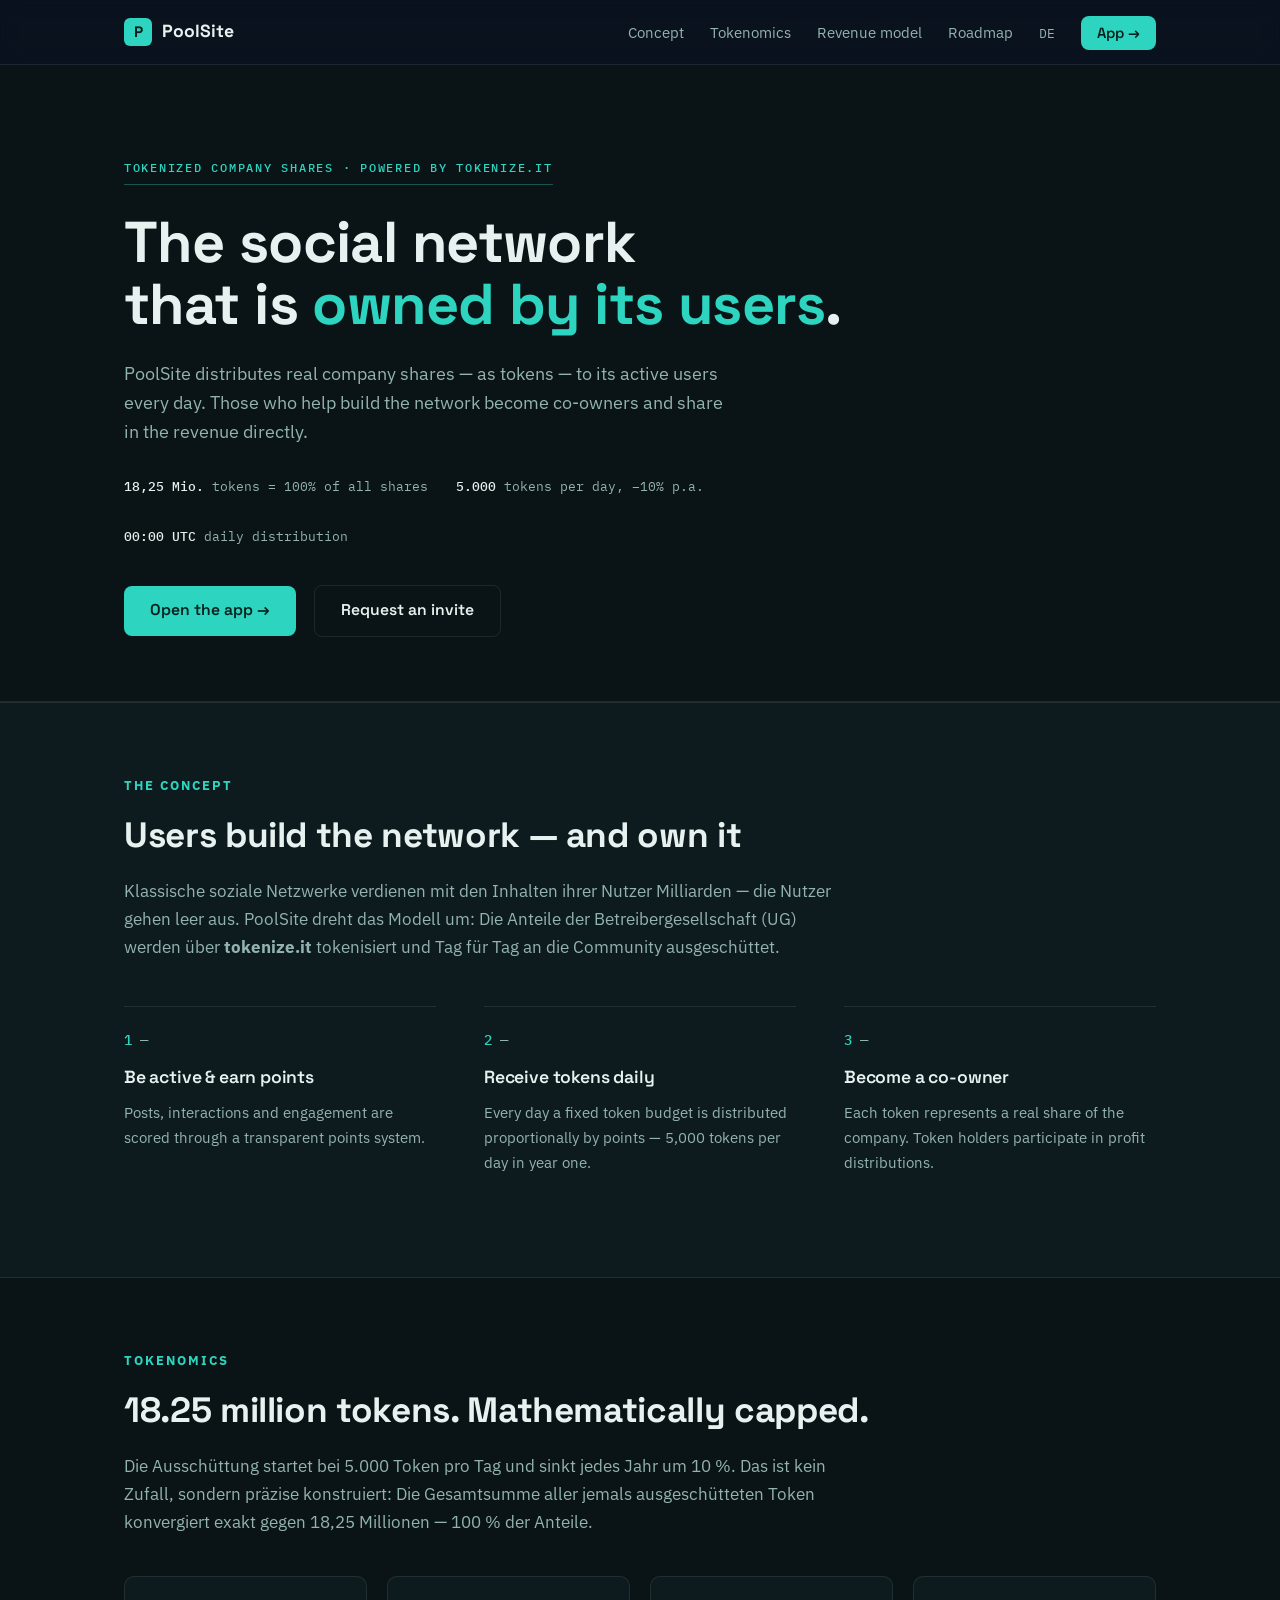
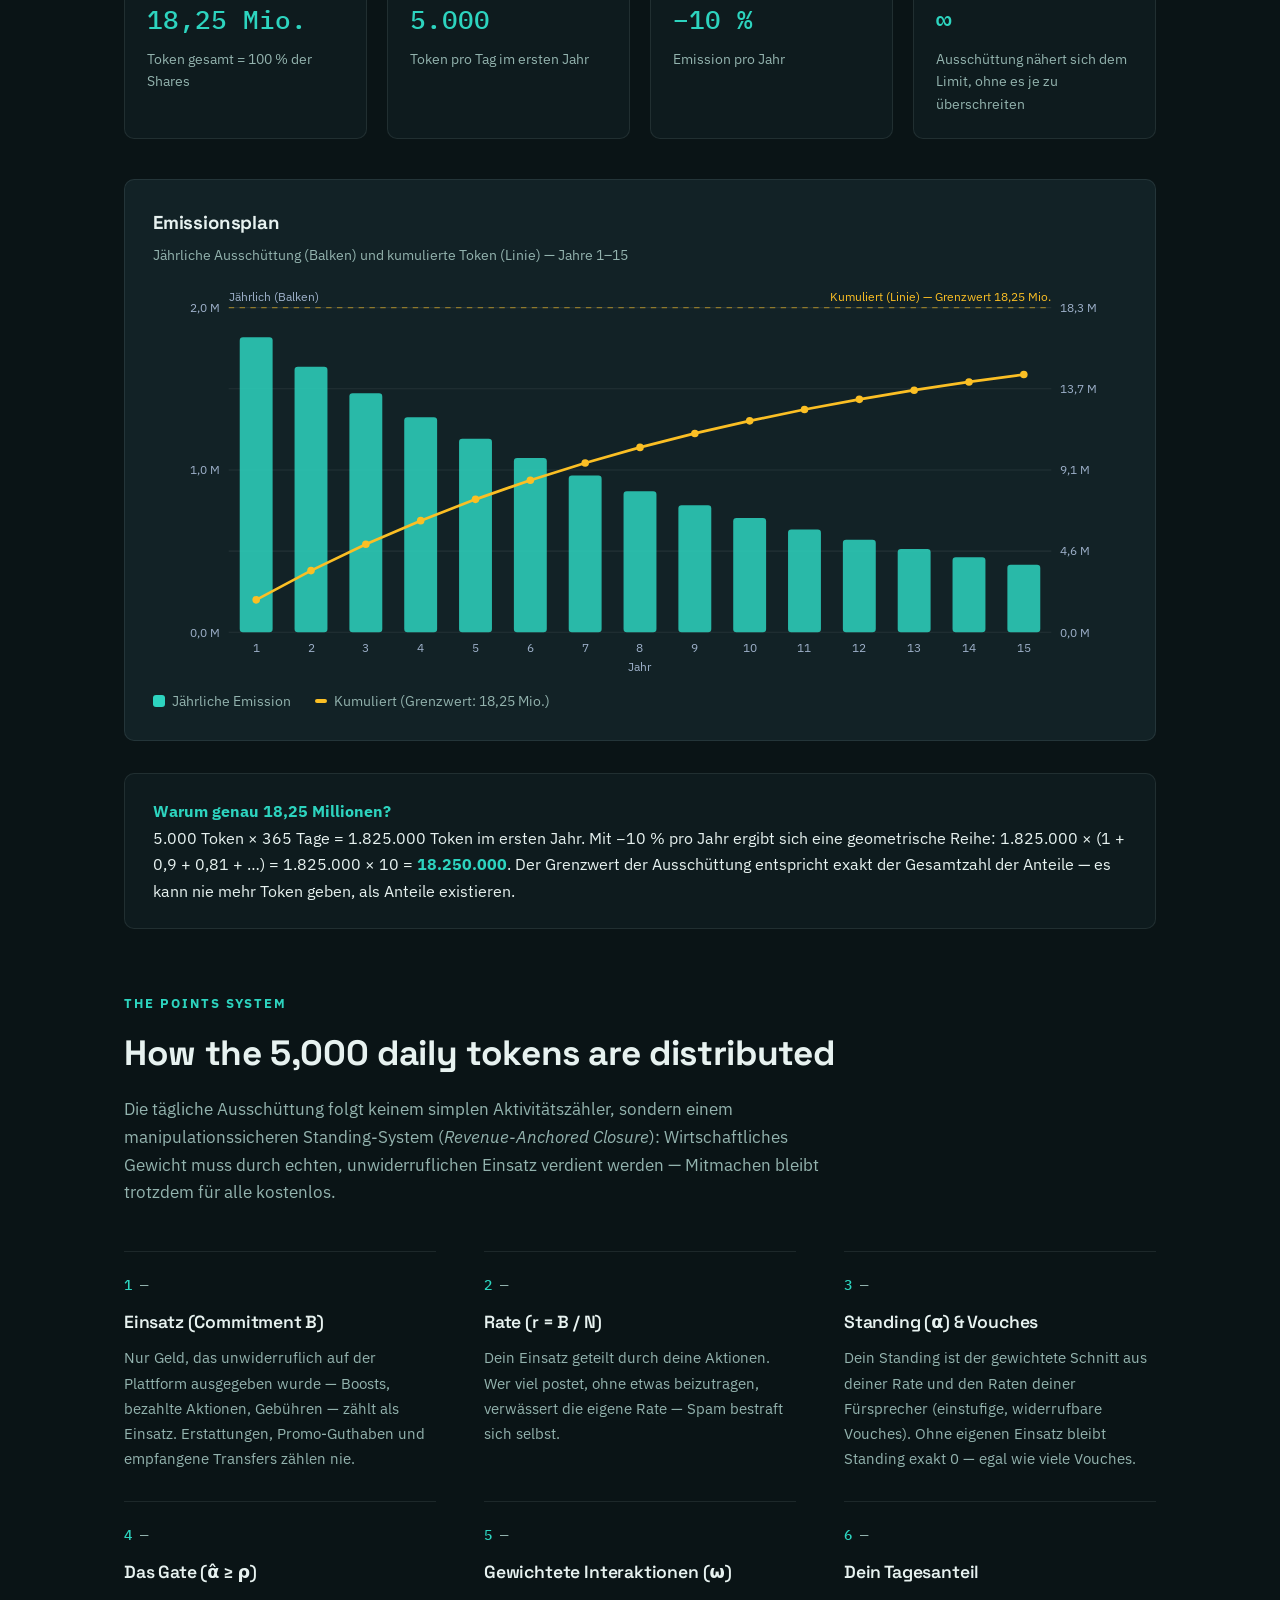
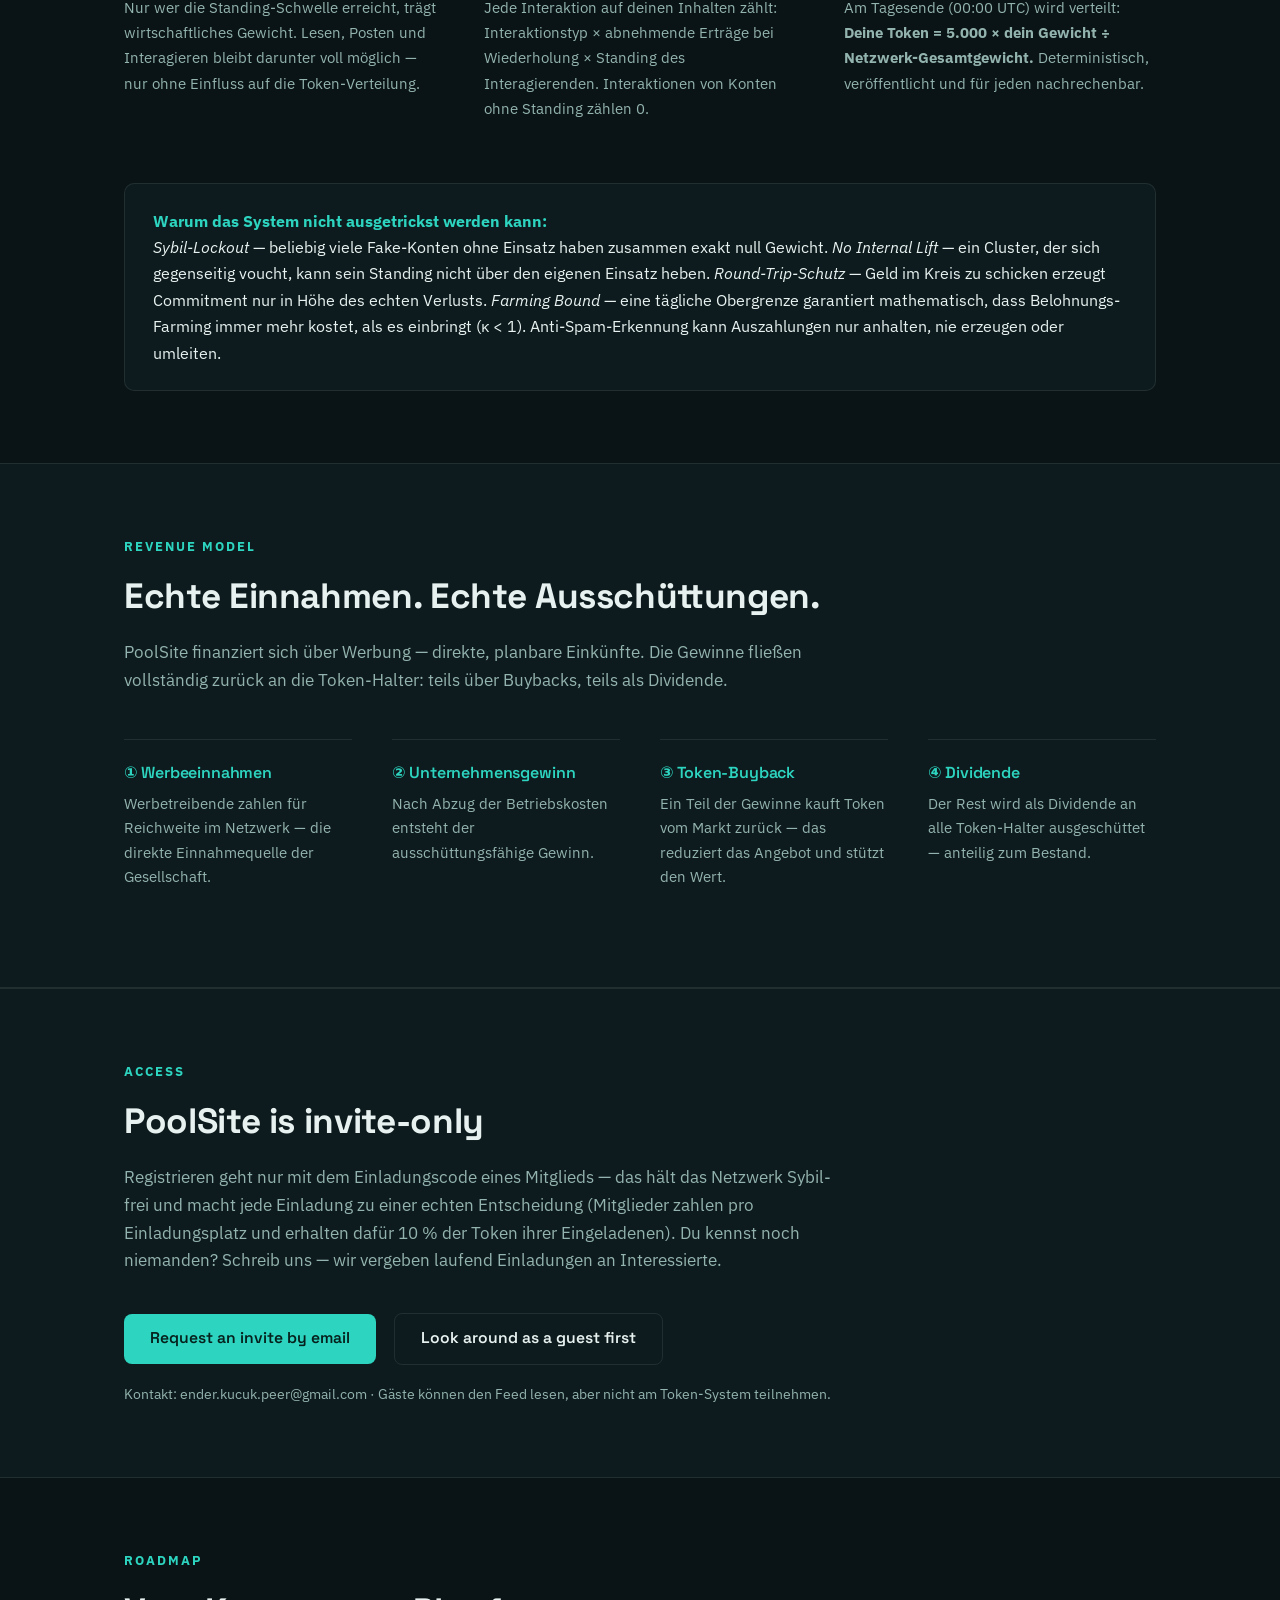
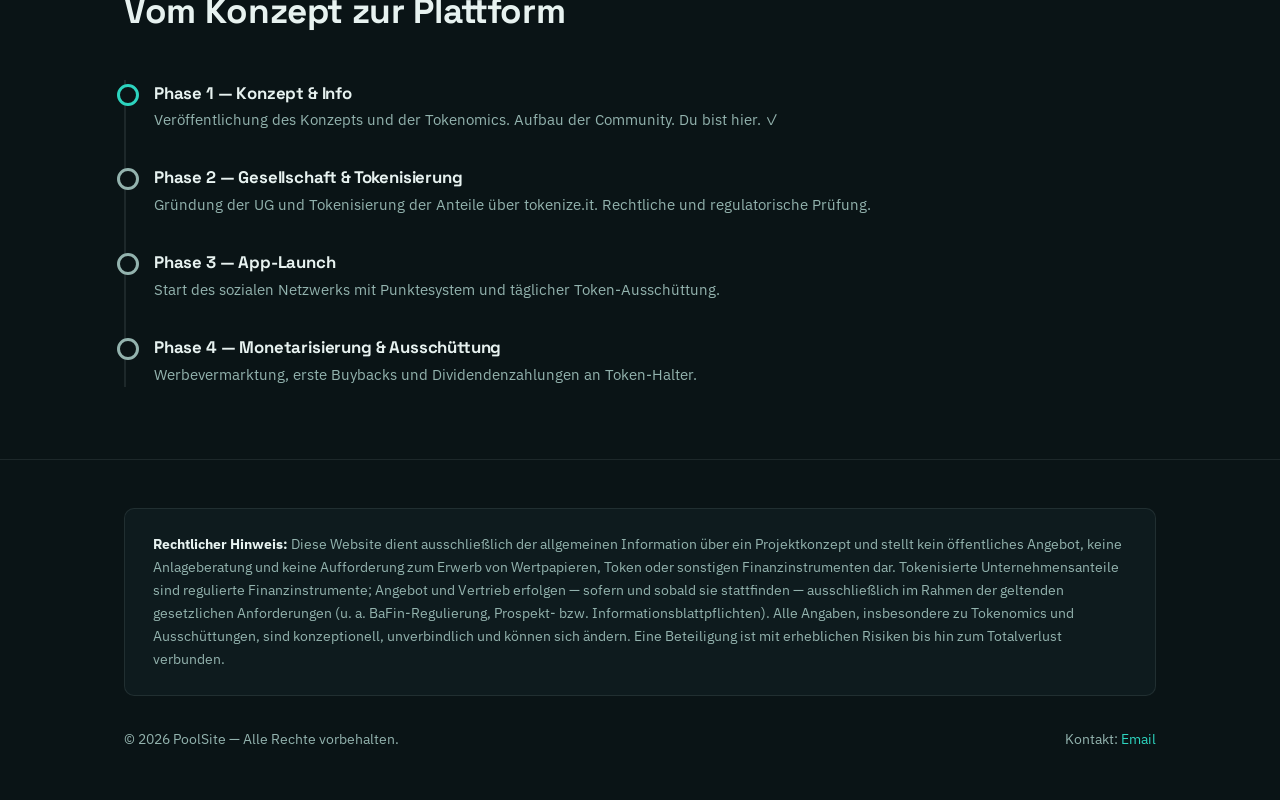
<file: index.html>
<!DOCTYPE html>
<html lang="de">
<head>
<meta charset="UTF-8">
<meta name="viewport" content="width=device-width, initial-scale=1.0">
<title>PoolSite — Das soziale Netzwerk, das seinen Nutzern gehört</title>
<meta name="description" content="PoolSite verteilt tokenisierte Unternehmensanteile täglich an aktive Nutzer. 18,25 Mio. Token, transparente Ausschüttung, Dividenden aus echten Werbeeinnahmen.">
<link rel="preconnect" href="https://fonts.googleapis.com">
<link rel="preconnect" href="https://fonts.gstatic.com" crossorigin>
<link href="https://fonts.googleapis.com/css2?family=Space+Grotesk:wght@500;600;700&family=IBM+Plex+Sans:ital,wght@0,400;0,500;0,600;1,400&family=IBM+Plex+Mono:wght@400;500&display=swap" rel="stylesheet">
<link rel="manifest" href="manifest.webmanifest">
<meta name="theme-color" content="#0a1416">
<link rel="apple-touch-icon" href="assets/icon.svg">
<meta name="apple-mobile-web-app-capable" content="yes">
<style>
  :root {
    --bg: #0a1416;
    --bg-soft: #0e1b1e;
    --card: #122226;
    --line: rgba(214,241,237,.09);
    --text: #e7f2f0;
    --muted: #93b3ae;
    --aqua: #2dd4bf;
    --aqua-deep: #0ea5e9;
    --gold: #fbbf24;
    --radius: 10px;
    --font-display: "Space Grotesk", system-ui, sans-serif;
    --font-body: "IBM Plex Sans", system-ui, sans-serif;
    --font-mono: "IBM Plex Mono", ui-monospace, monospace;
  }
  * { margin: 0; padding: 0; box-sizing: border-box; }
  html { scroll-behavior: smooth; }
  body {
    font-family: var(--font-body);
    background: var(--bg);
    color: var(--text);
    line-height: 1.65;
  }
  h1, h2, h3, h4 { font-family: var(--font-display); letter-spacing: -0.01em; }
  .wrap { max-width: 1080px; margin: 0 auto; padding: 0 24px; }

  /* Header */
  header {
    position: sticky; top: 0; z-index: 50;
    background: rgba(11,18,32,.85);
    backdrop-filter: blur(10px);
    border-bottom: 1px solid var(--line);
  }
  .nav { display: flex; align-items: center; justify-content: space-between; height: 64px; }
  .logo { display: flex; align-items: center; gap: 10px; font-weight: 700; font-size: 1.1rem; font-family: var(--font-display); }
  .logo-mark {
    width: 28px; height: 28px; border-radius: 6px;
    background: var(--aqua);
    display: grid; place-items: center; font-size: .95rem; color: #06211d; font-weight: 700;
    font-family: var(--font-display);
  }
  nav a { color: var(--muted); text-decoration: none; margin-left: 22px; font-size: .92rem; }
  nav a:hover { color: var(--text); }
  @media (max-width: 720px) { nav.nav-links a:not(.app-link) { display: none; } }
  nav a.app-link {
    padding: 8px 16px; border-radius: 8px; font-weight: 600;
    background: var(--aqua); color: #06211d;
    font-family: var(--font-display);
  }
  nav a.app-link:hover { color: #06211d; background: #43e0cd; }

  /* Hero — linksbündig, ruhig, ohne Verläufe */
  .hero { padding: 88px 0 64px; border-bottom: 1px solid var(--line); }
  .hero-inner { max-width: 760px; }
  .hero h1 { font-size: clamp(2.1rem, 5vw, 3.6rem); line-height: 1.08; font-weight: 700; }
  .hero h1 em { font-style: normal; color: var(--aqua); }
  .hero p.sub { max-width: 600px; margin: 24px 0 0; color: var(--muted); font-size: 1.1rem; }
  .badge {
    display: inline-block; margin-bottom: 26px;
    color: var(--aqua); font-size: .78rem; font-weight: 500; letter-spacing: .14em;
    font-family: var(--font-mono); text-transform: uppercase;
    border-bottom: 1px solid rgba(45,212,191,.35); padding-bottom: 6px;
  }
  .hero-facts {
    display: flex; gap: 28px; flex-wrap: wrap; margin-top: 30px;
    font-family: var(--font-mono); font-size: .82rem; color: var(--muted);
  }
  .hero-facts b { color: var(--text); font-weight: 500; }
  .cta-row { margin-top: 38px; display: flex; gap: 18px; align-items: center; flex-wrap: wrap; }
  .btn {
    display: inline-block; padding: 12px 26px; border-radius: 8px; text-decoration: none;
    font-weight: 600; font-size: .98rem; font-family: var(--font-display);
    transition: background .15s, border-color .15s;
  }
  .btn-primary { background: var(--aqua); color: #06211d; }
  .btn-primary:hover { background: #43e0cd; }
  .btn-ghost { border: 1px solid var(--line); color: var(--text); background: transparent; }
  .btn-ghost:hover { border-color: var(--aqua); }

  /* Sections */
  section { padding: 72px 0; }
  section.alt { background: var(--bg-soft); border-top: 1px solid var(--line); border-bottom: 1px solid var(--line); }
  .kicker { color: var(--aqua); font-weight: 700; text-transform: uppercase; letter-spacing: 2px; font-size: .8rem; }
  h2 { font-size: clamp(1.5rem, 3.2vw, 2.2rem); margin: 10px 0 14px; font-weight: 800; }
  .lead { color: var(--muted); max-width: 720px; font-size: 1.05rem; }

  /* Nummerierte Punkte als typografischer Rhythmus statt Karten-Grid */
  .grid-3 { display: grid; grid-template-columns: repeat(3, 1fr); gap: 0 48px; margin-top: 44px; }
  @media (max-width: 820px) { .grid-3 { grid-template-columns: 1fr; } }
  .card {
    border-top: 1px solid var(--line);
    padding: 22px 0 30px;
  }
  .card .num {
    color: var(--aqua); font-weight: 500; font-size: .85rem;
    font-family: var(--font-mono); margin-bottom: 12px;
  }
  .card .num::after { content: " —"; color: var(--muted); }
  .card h3 { font-size: 1.1rem; margin-bottom: 8px; font-weight: 600; }
  .card p { color: var(--muted); font-size: .95rem; }

  /* Stats */
  .stats { display: grid; grid-template-columns: repeat(4, 1fr); gap: 20px; margin-top: 40px; }
  @media (max-width: 820px) { .stats { grid-template-columns: repeat(2, 1fr); } }
  .stat { border: 1px solid var(--line); border-radius: var(--radius); padding: 22px; background: var(--bg-soft); }
  .stat .v { font-size: 1.6rem; font-weight: 500; color: var(--aqua); font-family: var(--font-mono); font-variant-numeric: tabular-nums; }
  .stat .l { color: var(--muted); font-size: .86rem; margin-top: 6px; }

  /* Chart */
  .chart-card { background: var(--card); border: 1px solid var(--line); border-radius: var(--radius); padding: 28px; margin-top: 40px; }
  .chart-card h3 { margin-bottom: 4px; }
  .chart-card .hint { color: var(--muted); font-size: .9rem; margin-bottom: 20px; }
  #emissionChart { width: 100%; height: auto; display: block; }
  .legend { display: flex; gap: 24px; margin-top: 14px; flex-wrap: wrap; font-size: .85rem; color: var(--muted); }
  .legend span::before { content: ""; display: inline-block; width: 12px; height: 12px; border-radius: 3px; margin-right: 7px; vertical-align: -1px; }
  .legend .l-bar::before { background: var(--aqua); }
  .legend .l-line::before { background: var(--gold); border-radius: 999px; height: 4px; vertical-align: 3px; }

  .highlight-box {
    margin-top: 32px; padding: 24px 28px; border-radius: var(--radius);
    background: var(--bg-soft);
    border: 1px solid var(--line);
  }
  .highlight-box strong { color: var(--aqua); }

  /* Flow */
  .flow { display: grid; grid-template-columns: repeat(4, 1fr); gap: 0 40px; margin-top: 44px; }
  @media (max-width: 820px) { .flow { grid-template-columns: 1fr; } }
  .flow .step { border-top: 1px solid var(--line); padding: 20px 0 26px; }
  .flow .step h4 { font-size: 1rem; margin-bottom: 6px; color: var(--aqua); font-weight: 600; }
  .flow .step p { color: var(--muted); font-size: .92rem; }

  /* Roadmap */
  .timeline { margin-top: 40px; border-left: 2px solid var(--line); padding-left: 28px; }
  .tl-item { position: relative; padding-bottom: 32px; }
  .tl-item:last-child { padding-bottom: 0; }
  .tl-item::before {
    content: ""; position: absolute; left: -37px; top: 4px;
    width: 16px; height: 16px; border-radius: 50%;
    background: var(--bg); border: 3px solid var(--aqua);
  }
  .tl-item.future::before { border-color: var(--muted); }
  .tl-item h4 { font-size: 1.05rem; }
  .tl-item p { color: var(--muted); font-size: .95rem; }

  /* Footer */
  footer { border-top: 1px solid var(--line); padding: 48px 0; }
  .disclaimer {
    background: var(--bg-soft); border: 1px solid var(--line); border-radius: var(--radius);
    padding: 24px 28px; color: var(--muted); font-size: .85rem; line-height: 1.7;
  }
  .disclaimer strong { color: var(--text); }
  .foot-row { display: flex; justify-content: space-between; align-items: center; margin-top: 32px; flex-wrap: wrap; gap: 12px; color: var(--muted); font-size: .88rem; }

  /* Charts: auf kleinen Screens horizontal scrollen statt schrumpfen */
  .chart-scroll { overflow-x: auto; -webkit-overflow-scrolling: touch; }
  .chart-scroll svg { min-width: 680px; }

  /* ============ Mobile ============ */
  @media (max-width: 640px) {
    .wrap { padding: 0 16px; }
    .nav { height: 56px; }
    .logo { font-size: 1.05rem; }
    nav a { margin-left: 12px; }
    nav a.app-link { padding: 7px 14px; font-size: .88rem; }

    .hero { padding: 56px 0 48px; }
    .hero p.sub { font-size: 1rem; }
    .badge { font-size: .72rem; padding: 5px 12px; }
    .cta-row { flex-direction: column; align-items: stretch; }
    .btn { text-align: center; }

    section { padding: 48px 0; }
    .lead { font-size: .97rem; }

    .stats { grid-template-columns: 1fr 1fr; gap: 12px; }
    .stat { padding: 16px; }
    .stat .v { font-size: 1.25rem; }
    .stat .l { font-size: .78rem; }

    .card { padding: 20px; }
    .chart-card { padding: 16px; }
    .highlight-box { padding: 18px 20px; font-size: .92rem; }

    .timeline { padding-left: 22px; }
    .tl-item::before { left: -31px; width: 13px; height: 13px; }

    .disclaimer { padding: 18px 20px; font-size: .78rem; }
    .foot-row { flex-direction: column; align-items: flex-start; }
  }

  @media (max-width: 380px) {
    .hero h1 { font-size: 1.75rem; }
    .stat .v { font-size: 1.1rem; }
  }
</style>
<script src="assets/i18n.js"></script>
<script>document.addEventListener('DOMContentLoaded', function () {
  var t = document.getElementById('lang-toggle');
  if (t) t.textContent = PSI18N.lang() === 'en' ? 'DE' : 'EN';
});</script>
</head>
<body>

<header>
  <div class="wrap nav">
    <div class="logo"><div class="logo-mark">P</div> PoolSite</div>
    <nav class="nav-links">
      <a href="#konzept">Konzept</a>
      <a href="#tokenomics">Tokenomics</a>
      <a href="#erloese">Erlösmodell</a>
      <a href="#roadmap">Roadmap</a>
      <a href="#" onclick="PSI18N.toggle(); return false;" style="font-family:var(--font-mono); font-size:.8rem" id="lang-toggle">EN</a>
      <a class="app-link" href="app.html?api=https://load-undertake-posts-cabin.trycloudflare.com">App&nbsp;→</a>
    </nav>
  </div>
</header>

<section class="hero">
  <div class="wrap">
    <div class="hero-inner">
      <div class="badge">Tokenisierte Unternehmensanteile · powered by tokenize.it</div>
      <h1>Das soziale Netzwerk,<br>das <em>seinen Nutzern gehört</em>.</h1>
      <p class="sub">
        PoolSite verteilt echte Unternehmensanteile — als Token — täglich an seine aktiven Nutzer.
        Wer das Netzwerk mit aufbaut, wird Miteigentümer und profitiert direkt von den Einnahmen.
      </p>
      <div class="hero-facts">
        <span><b>18,25 Mio.</b> Token = 100 % der Anteile</span>
        <span><b>5.000</b> Token pro Tag, −10 % p. a.</span>
        <span><b>00:00 UTC</b> tägliche Verteilung</span>
      </div>
      <div class="cta-row">
        <a class="btn btn-primary" href="app.html?api=https://load-undertake-posts-cabin.trycloudflare.com">Zur App →</a>
        <a class="btn btn-ghost" href="#zugang">Einladung anfordern</a>
      </div>
    </div>
  </div>
</section>

<section id="konzept" class="alt">
  <div class="wrap">
    <div class="kicker">Das Konzept</div>
    <h2>Nutzer bauen das Netzwerk auf — und besitzen es</h2>
    <p class="lead">
      Klassische soziale Netzwerke verdienen mit den Inhalten ihrer Nutzer Milliarden — die Nutzer gehen leer aus.
      PoolSite dreht das Modell um: Die Anteile der Betreibergesellschaft (UG) werden über
      <strong>tokenize.it</strong> tokenisiert und Tag für Tag an die Community ausgeschüttet.
    </p>
    <div class="grid-3">
      <div class="card">
        <div class="num">1</div>
        <h3>Aktiv sein &amp; Punkte sammeln</h3>
        <p>Beiträge, Interaktionen und Engagement im Netzwerk werden über ein transparentes Punktesystem bewertet.</p>
      </div>
      <div class="card">
        <div class="num">2</div>
        <h3>Täglich Token erhalten</h3>
        <p>Jeden Tag wird ein festes Token-Kontingent anteilig nach Punkten an alle aktiven Nutzer verteilt — im ersten Jahr 5.000 Token pro Tag.</p>
      </div>
      <div class="card">
        <div class="num">3</div>
        <h3>Miteigentümer werden</h3>
        <p>Jeder Token repräsentiert einen echten Anteil an der Gesellschaft. Token-Halter partizipieren an Gewinnausschüttungen.</p>
      </div>
    </div>
  </div>
</section>

<section id="tokenomics">
  <div class="wrap">
    <div class="kicker">Tokenomics</div>
    <h2>18,25 Millionen Token. Mathematisch begrenzt.</h2>
    <p class="lead">
      Die Ausschüttung startet bei 5.000 Token pro Tag und sinkt jedes Jahr um 10 %.
      Das ist kein Zufall, sondern präzise konstruiert: Die Gesamtsumme aller jemals
      ausgeschütteten Token konvergiert exakt gegen 18,25 Millionen — 100 % der Anteile.
    </p>

    <div class="stats">
      <div class="stat"><div class="v">18,25 Mio.</div><div class="l">Token gesamt = 100 % der Shares</div></div>
      <div class="stat"><div class="v">5.000</div><div class="l">Token pro Tag im ersten Jahr</div></div>
      <div class="stat"><div class="v">−10 %</div><div class="l">Emission pro Jahr</div></div>
      <div class="stat"><div class="v">∞</div><div class="l">Ausschüttung nähert sich dem Limit, ohne es je zu überschreiten</div></div>
    </div>

    <div class="chart-card">
      <h3>Emissionsplan</h3>
      <div class="hint">Jährliche Ausschüttung (Balken) und kumulierte Token (Linie) — Jahre 1–15</div>
      <div class="chart-scroll"><svg id="emissionChart" viewBox="0 0 900 360" role="img" aria-label="Diagramm: jährliche und kumulierte Token-Emission"></svg></div>
      <div class="legend">
        <span class="l-bar">Jährliche Emission</span>
        <span class="l-line">Kumuliert (Grenzwert: 18,25 Mio.)</span>
      </div>
    </div>

    <div class="highlight-box">
      <strong>Warum genau 18,25 Millionen?</strong><br>
      5.000 Token × 365 Tage = 1.825.000 Token im ersten Jahr. Mit −10 % pro Jahr ergibt sich eine geometrische Reihe:
      1.825.000 × (1 + 0,9 + 0,81 + …) = 1.825.000 × 10 = <strong>18.250.000</strong>.
      Der Grenzwert der Ausschüttung entspricht exakt der Gesamtzahl der Anteile — es kann nie mehr Token geben, als Anteile existieren.
    </div>

    <div style="margin-top:64px">
      <div class="kicker">Das Punktesystem</div>
      <h2>So werden die 5.000 Token pro Tag verteilt</h2>
      <p class="lead">
        Die tägliche Ausschüttung folgt keinem simplen Aktivitätszähler, sondern einem manipulationssicheren
        Standing-System (<em>Revenue-Anchored Closure</em>): Wirtschaftliches Gewicht muss durch echten,
        unwiderruflichen Einsatz verdient werden — Mitmachen bleibt trotzdem für alle kostenlos.
      </p>

      <div class="grid-3">
        <div class="card">
          <div class="num">1</div>
          <h3>Einsatz (Commitment B)</h3>
          <p>Nur Geld, das unwiderruflich auf der Plattform ausgegeben wurde — Boosts, bezahlte Aktionen, Gebühren — zählt als Einsatz. Erstattungen, Promo-Guthaben und empfangene Transfers zählen nie.</p>
        </div>
        <div class="card">
          <div class="num">2</div>
          <h3>Rate (r = B / N)</h3>
          <p>Dein Einsatz geteilt durch deine Aktionen. Wer viel postet, ohne etwas beizutragen, verwässert die eigene Rate — Spam bestraft sich selbst.</p>
        </div>
        <div class="card">
          <div class="num">3</div>
          <h3>Standing (α) &amp; Vouches</h3>
          <p>Dein Standing ist der gewichtete Schnitt aus deiner Rate und den Raten deiner Fürsprecher (einstufige, widerrufbare Vouches). Ohne eigenen Einsatz bleibt Standing exakt 0 — egal wie viele Vouches.</p>
        </div>
        <div class="card">
          <div class="num">4</div>
          <h3>Das Gate (α̂ ≥ ρ)</h3>
          <p>Nur wer die Standing-Schwelle erreicht, trägt wirtschaftliches Gewicht. Lesen, Posten und Interagieren bleibt darunter voll möglich — nur ohne Einfluss auf die Token-Verteilung.</p>
        </div>
        <div class="card">
          <div class="num">5</div>
          <h3>Gewichtete Interaktionen (ω)</h3>
          <p>Jede Interaktion auf deinen Inhalten zählt: Interaktionstyp × abnehmende Erträge bei Wiederholung × Standing des Interagierenden. Interaktionen von Konten ohne Standing zählen 0.</p>
        </div>
        <div class="card">
          <div class="num">6</div>
          <h3>Dein Tagesanteil</h3>
          <p>Am Tagesende (00:00 UTC) wird verteilt: <strong>Deine Token = 5.000 × dein Gewicht ÷ Netzwerk-Gesamtgewicht.</strong> Deterministisch, veröffentlicht und für jeden nachrechenbar.</p>
        </div>
      </div>

      <div class="highlight-box">
        <strong>Warum das System nicht ausgetrickst werden kann:</strong><br>
        <em>Sybil-Lockout</em> — beliebig viele Fake-Konten ohne Einsatz haben zusammen exakt null Gewicht.
        <em>No Internal Lift</em> — ein Cluster, der sich gegenseitig voucht, kann sein Standing nicht über den eigenen Einsatz heben.
        <em>Round-Trip-Schutz</em> — Geld im Kreis zu schicken erzeugt Commitment nur in Höhe des echten Verlusts.
        <em>Farming Bound</em> — eine tägliche Obergrenze garantiert mathematisch, dass Belohnungs-Farming immer mehr kostet, als es einbringt (κ&nbsp;&lt;&nbsp;1).
        Anti-Spam-Erkennung kann Auszahlungen nur anhalten, nie erzeugen oder umleiten.
      </div>
    </div>
  </div>
</section>

<section id="erloese" class="alt">
  <div class="wrap">
    <div class="kicker">Erlösmodell</div>
    <h2>Echte Einnahmen. Echte Ausschüttungen.</h2>
    <p class="lead">
      PoolSite finanziert sich über Werbung — direkte, planbare Einkünfte.
      Die Gewinne fließen vollständig zurück an die Token-Halter: teils über Buybacks, teils als Dividende.
    </p>
    <div class="flow">
      <div class="step">
        <h4>① Werbeeinnahmen</h4>
        <p>Werbetreibende zahlen für Reichweite im Netzwerk — die direkte Einnahmequelle der Gesellschaft.</p>
      </div>
      <div class="step">
        <h4>② Unternehmensgewinn</h4>
        <p>Nach Abzug der Betriebskosten entsteht der ausschüttungsfähige Gewinn.</p>
      </div>
      <div class="step">
        <h4>③ Token-Buyback</h4>
        <p>Ein Teil der Gewinne kauft Token vom Markt zurück — das reduziert das Angebot und stützt den Wert.</p>
      </div>
      <div class="step">
        <h4>④ Dividende</h4>
        <p>Der Rest wird als Dividende an alle Token-Halter ausgeschüttet — anteilig zum Bestand.</p>
      </div>
    </div>
  </div>
</section>

<section id="zugang" class="alt">
  <div class="wrap">
    <div class="kicker">Zugang</div>
    <h2>PoolSite ist einladungsbasiert</h2>
    <p class="lead">
      Registrieren geht nur mit dem Einladungscode eines Mitglieds — das hält das Netzwerk
      Sybil-frei und macht jede Einladung zu einer echten Entscheidung (Mitglieder zahlen
      pro Einladungsplatz und erhalten dafür 10&nbsp;% der Token ihrer Eingeladenen).
      Du kennst noch niemanden? Schreib uns — wir vergeben laufend Einladungen an Interessierte.
    </p>
    <div class="cta-row" style="justify-content:flex-start">
      <a class="btn btn-primary" href="mailto:ender.kucuk.peer@gmail.com?subject=PoolSite%20Einladung&body=Hallo%2C%20ich%20w%C3%BCrde%20gern%20bei%20PoolSite%20mitmachen.">Einladung per E-Mail anfordern</a>
      <a class="btn btn-ghost" href="app.html?api=https://load-undertake-posts-cabin.trycloudflare.com">Erst mal als Gast umsehen</a>
    </div>
    <p class="lead" style="margin-top:18px; font-size:.85rem">
      Kontakt: ender.kucuk.peer@gmail.com · Gäste können den Feed lesen, aber nicht am Token-System teilnehmen.
    </p>
  </div>
</section>

<section id="roadmap">
  <div class="wrap">
    <div class="kicker">Roadmap</div>
    <h2>Vom Konzept zur Plattform</h2>
    <div class="timeline">
      <div class="tl-item">
        <h4>Phase 1 — Konzept &amp; Info</h4>
        <p>Veröffentlichung des Konzepts und der Tokenomics. Aufbau der Community. Du bist hier. ✓</p>
      </div>
      <div class="tl-item future">
        <h4>Phase 2 — Gesellschaft &amp; Tokenisierung</h4>
        <p>Gründung der UG und Tokenisierung der Anteile über tokenize.it. Rechtliche und regulatorische Prüfung.</p>
      </div>
      <div class="tl-item future">
        <h4>Phase 3 — App-Launch</h4>
        <p>Start des sozialen Netzwerks mit Punktesystem und täglicher Token-Ausschüttung.</p>
      </div>
      <div class="tl-item future">
        <h4>Phase 4 — Monetarisierung &amp; Ausschüttung</h4>
        <p>Werbevermarktung, erste Buybacks und Dividendenzahlungen an Token-Halter.</p>
      </div>
    </div>
  </div>
</section>

<footer>
  <div class="wrap">
    <div class="disclaimer">
      <strong>Rechtlicher Hinweis:</strong> Diese Website dient ausschließlich der allgemeinen Information über ein Projektkonzept
      und stellt kein öffentliches Angebot, keine Anlageberatung und keine Aufforderung zum Erwerb von Wertpapieren,
      Token oder sonstigen Finanzinstrumenten dar. Tokenisierte Unternehmensanteile sind regulierte Finanzinstrumente;
      Angebot und Vertrieb erfolgen — sofern und sobald sie stattfinden — ausschließlich im Rahmen der geltenden
      gesetzlichen Anforderungen (u. a. BaFin-Regulierung, Prospekt- bzw. Informationsblattpflichten).
      Alle Angaben, insbesondere zu Tokenomics und Ausschüttungen, sind konzeptionell, unverbindlich und können sich ändern.
      Eine Beteiligung ist mit erheblichen Risiken bis hin zum Totalverlust verbunden.
    </div>
    <div class="foot-row">
      <div>© 2026 PoolSite — Alle Rechte vorbehalten.</div>
      <div>Kontakt: <a href="mailto:ender.kucuk.peer@gmail.com" style="color:var(--aqua);text-decoration:none;">E-Mail</a></div>
    </div>
  </div>
</footer>

<script>
(function () {
  var svg = document.getElementById('emissionChart');
  var W = 900, H = 360, padL = 70, padR = 70, padT = 20, padB = 40;
  var years = 15;
  var firstYear = 1825000, decay = 0.9, totalCap = 18250000;

  var annual = [], cumulative = [], cum = 0;
  for (var i = 0; i < years; i++) {
    var a = firstYear * Math.pow(decay, i);
    annual.push(a); cum += a; cumulative.push(cum);
  }

  var plotW = W - padL - padR, plotH = H - padT - padB;
  var maxBar = firstYear * 1.1;
  var barW = plotW / years * 0.6;

  function xPos(i) { return padL + (i + 0.5) * (plotW / years); }
  function yBar(v) { return padT + plotH - (v / maxBar) * plotH; }
  function yCum(v) { return padT + plotH - (v / totalCap) * plotH; }

  var ns = 'http://www.w3.org/2000/svg';
  function el(name, attrs) {
    var e = document.createElementNS(ns, name);
    for (var k in attrs) e.setAttribute(k, attrs[k]);
    return e;
  }
  function fmtM(v) { return (v / 1e6).toFixed(1).replace('.', ',') + ' M'; }

  // grid lines + right axis labels (cumulative scale)
  [0, 0.25, 0.5, 0.75, 1].forEach(function (t) {
    var y = padT + plotH - t * plotH;
    svg.appendChild(el('line', { x1: padL, y1: y, x2: W - padR, y2: y, stroke: 'rgba(255,255,255,0.07)', 'stroke-width': 1 }));
    var lbl = el('text', { x: W - padR + 8, y: y + 4, fill: '#9db0c9', 'font-size': 11 });
    lbl.textContent = fmtM(totalCap * t);
    svg.appendChild(lbl);
  });

  // cap line
  svg.appendChild(el('line', { x1: padL, y1: yCum(totalCap), x2: W - padR, y2: yCum(totalCap), stroke: '#fbbf24', 'stroke-width': 1, 'stroke-dasharray': '5,5', opacity: 0.5 }));

  // bars + left labels
  annual.forEach(function (v, i) {
    svg.appendChild(el('rect', {
      x: xPos(i) - barW / 2, y: yBar(v), width: barW, height: padT + plotH - yBar(v),
      rx: 3, fill: '#2dd4bf', opacity: 0.85
    }));
    var t = el('text', { x: xPos(i), y: H - padB + 18, fill: '#9db0c9', 'font-size': 11, 'text-anchor': 'middle' });
    t.textContent = i + 1;
    svg.appendChild(t);
  });

  // left axis labels (annual scale)
  [0, 0.5, 1].forEach(function (t) {
    var v = maxBar * t;
    var lbl = el('text', { x: padL - 8, y: yBar(v) + 4, fill: '#9db0c9', 'font-size': 11, 'text-anchor': 'end' });
    lbl.textContent = fmtM(v);
    svg.appendChild(lbl);
  });

  // cumulative line
  var d = cumulative.map(function (v, i) { return (i === 0 ? 'M' : 'L') + xPos(i) + ',' + yCum(v); }).join(' ');
  svg.appendChild(el('path', { d: d, fill: 'none', stroke: '#fbbf24', 'stroke-width': 2.5 }));
  cumulative.forEach(function (v, i) {
    svg.appendChild(el('circle', { cx: xPos(i), cy: yCum(v), r: 3.5, fill: '#fbbf24' }));
  });

  // axis captions
  var cap1 = el('text', { x: padL, y: 14, fill: '#9db0c9', 'font-size': 11 });
  cap1.textContent = 'Jährlich (Balken)';
  svg.appendChild(cap1);
  var cap2 = el('text', { x: W - padR, y: 14, fill: '#fbbf24', 'font-size': 11, 'text-anchor': 'end' });
  cap2.textContent = 'Kumuliert (Linie) — Grenzwert 18,25 Mio.';
  svg.appendChild(cap2);
  var capX = el('text', { x: padL + plotW / 2, y: H - 4, fill: '#9db0c9', 'font-size': 11, 'text-anchor': 'middle' });
  capX.textContent = 'Jahr';
  svg.appendChild(capX);
})();
</script>

</body>
</html>
</file>
